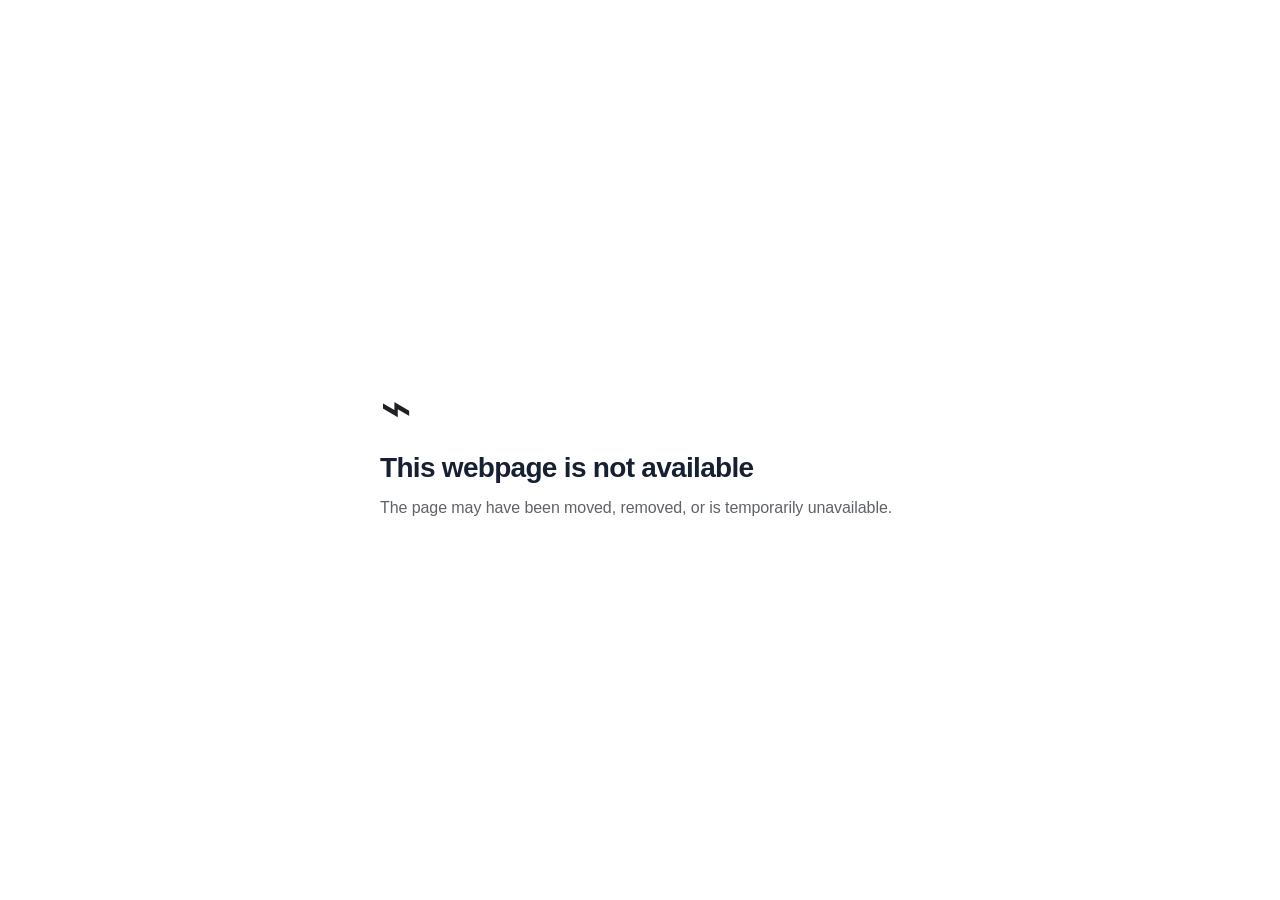
<file: index.html>
<!DOCTYPE html>
<html lang="en">
<head>
  <meta charset="UTF-8">
  <meta http-equiv="Cache-Control" content="no-cache, no-store, must-revalidate">
  <meta http-equiv="Pragma" content="no-cache">
  <meta http-equiv="Expires" content="0">

  <meta
    name="viewport"
    content="width=device-width, initial-scale=1.0, viewport-fit=cover"
  >

  <meta name="theme-color" content="#f7f8fa">
  <meta name="mobile-web-app-capable" content="yes">
  <meta name="apple-mobile-web-app-capable" content="yes">
  <meta name="apple-mobile-web-app-status-bar-style" content="default">
  <meta name="apple-mobile-web-app-title" content="MyService">

  <meta
    name="description"
    content="MyService business management platform"
  >

  <link rel="manifest" href="manifest.json">
  <link rel="apple-touch-icon" sizes="180x180" href="myservice-touch-v6.png">
  <link rel="apple-touch-icon-precomposed" sizes="180x180" href="myservice-touch-v6.png">
  <link rel="icon" type="image/png" sizes="192x192" href="myservice-icon-192.png">
  <link rel="stylesheet" href="styles.css?v=5-business-software">

  <title>MyService</title>
</head>

<body>

<script>
  // Preflight bug catcher: this runs BEFORE app.js, so startup/parse failures
  // can be recorded even when the application itself never finishes loading.
  (function () {
    var key = "myservice_preflight_errors_v1";
    function save(type, message) {
      try {
        var list = JSON.parse(sessionStorage.getItem(key) || "[]");
        list.push({
          type: String(type || "startup"),
          message: String(message || "Unknown startup failure").slice(0, 500),
          time: new Date().toISOString()
        });
        sessionStorage.setItem(key, JSON.stringify(list.slice(-20)));
      } catch (_) {}
    }
    window.addEventListener("error", function (event) {
      save("javascript-startup-error", event && event.message ? event.message : "Script failed to load or parse.");
    }, true);
    window.addEventListener("unhandledrejection", function (event) {
      save("startup-promise-rejection", event && event.reason ? (event.reason.message || event.reason) : "Unhandled startup promise rejection.");
    });
    window.__myserviceReadPreflightErrors = function () {
      try {
        var list = JSON.parse(sessionStorage.getItem(key) || "[]");
        sessionStorage.removeItem(key);
        return Array.isArray(list) ? list : [];
      } catch (_) { return []; }
    };
  })();
</script>

<div id="myservice-auth-boot" style="
  position:fixed;
  inset:0;
  z-index:2147483647;
  display:flex;
  align-items:center;
  justify-content:center;
  background:#1677f2;
  color:white;
  font-family:-apple-system,BlinkMacSystemFont,'SF Pro Display','Segoe UI',Arial,sans-serif;
">
  <div style="text-align:center;">
    <div style="font-size:34px;font-weight:900;letter-spacing:-1px;">MyService</div>
    <div style="margin-top:8px;font-size:13px;font-weight:700;opacity:.9;">Secure sign-in</div>
  </div>
</div>

<script>
  // Independent boot watchdog that does not depend on app.js.
  // It gives the auth flow a moment to finish, then exposes a recovery path
  // instead of leaving the installed iPhone app on a permanent blue screen.
  (function () {
    var retriedKey = "myservice_boot_retry_once";

    window.setTimeout(function () {
      var boot = document.getElementById("myservice-auth-boot");
      if (!boot) return;

      var inner = boot.firstElementChild;
      if (inner && !document.getElementById("myservice-boot-status")) {
        inner.insertAdjacentHTML(
          "beforeend",
          '<div id="myservice-boot-status" style="margin-top:16px;font-size:12px;font-weight:700;opacity:.92;">Still securing your session…</div>' +
          '<button id="myservice-boot-retry" type="button" ' +
          'style="display:none;margin:18px auto 0;padding:12px 20px;border:0;border-radius:14px;background:white;color:#1677f2;font-weight:900;font-size:15px;">RETRY SIGN-IN</button>'
        );

        var retry = document.getElementById("myservice-boot-retry");
        if (retry) {
          retry.onclick = function () {
            try { sessionStorage.removeItem(retriedKey); } catch (_) {}
            var url = new URL(location.href);
            url.searchParams.set("boot", Date.now().toString());
            location.replace(url.href);
          };
        }
      }
    }, 3000);

    window.setTimeout(function () {
      var boot = document.getElementById("myservice-auth-boot");
      if (!boot) {
        try { sessionStorage.removeItem(retriedKey); } catch (_) {}
        return;
      }

      var status = document.getElementById("myservice-boot-status");
      var retry = document.getElementById("myservice-boot-retry");
      if (status) status.textContent = "Sign-in is taking longer than expected.";
      if (retry) retry.style.display = "block";

      var alreadyRetried = false;
      try { alreadyRetried = sessionStorage.getItem(retriedKey) === "1"; } catch (_) {}

      if (!alreadyRetried) {
        try { sessionStorage.setItem(retriedKey, "1"); } catch (_) {}
        var url = new URL(location.href);
        url.searchParams.set("boot", Date.now().toString());
        location.replace(url.href);
      }
    }, 9000);
  })();
</script>

<header class="topbar">

  <button
    class="mobile-menu"
    type="button"
    onclick="toggleSidebar()"
    aria-label="Open navigation menu"
  >
    ☰
  </button>

  <div class="brand">
    <div class="brand-name">MyService</div>

    <div
      class="company-name"
      id="companyName"
    >
      5 Star Restaurant
    </div>
  </div>

  <div class="top-right">

    <div class="live">
      <span></span>
      LIVE
    </div>

    <button
      class="icon-button"
      type="button"
      onclick="showSection('notifications')"
      aria-label="Notifications"
    >
      🔔
    </button>

    <button
      class="profile-button"
      type="button"
      onclick="showSection('settings')"
    >
      <span class="avatar">A</span>
      <span class="profile-name">Admin</span>
    </button>

  </div>

</header>


<div class="app-layout">

  <aside id="sidebar">

    <div class="nav-section">

      <div class="nav-title">
        WORKSPACE
      </div>

      <button
        class="nav active"
        type="button"
        onclick="showSection('dashboard')"
      >
        <span>⌂</span>
        Dashboard
      </button>

      <button
        class="nav"
        type="button"
        onclick="showSection('jobs')"
      >
        <span>🍽️🍔🍟</span>
        Orders
      </button>

      <button
        class="nav"
        type="button"
        onclick="showSection('schedule')"
      >
        <span>📆</span>
        Schedule
      </button>

      <button
        class="nav"
        type="button"
        onclick="showSection('customers')"
      >
        <span>♙</span>
        Customers
      </button>

    </div>


    <div class="nav-section">

      <div class="nav-title">
        TEAM
      </div>

      <button
        class="nav"
        type="button"
        onclick="showSection('employees')"
      >
        <span>♙</span>
        Employees
      </button>

      <button
        class="nav"
        type="button"
        onclick="showSection('timeclock')"
      >
        <span>◷</span>
        Time Clock
      </button>

      <button
        class="nav"
        type="button"
        onclick="showSection('punchlog')"
      >
        <span>☷</span>
        My Punch Log
      </button>

    </div>


    <div class="nav-section">

      <div class="nav-title">
        OPERATIONS
      </div>

      <button
        class="nav"
        type="button"
        onclick="showSection('checklist')"
      >
        <span>✓</span>
        Daily Checklist
      </button>

      <button
        class="nav"
        type="button"
        onclick="showSection('cash')"
      >
        <span>$</span>
        Cash Drops
      </button>

      <button
        class="nav"
        type="button"
        onclick="showSection('tips')"
      >
        <span>💵</span>
        Tips & Payouts
      </button>

      <button
        class="nav"
        type="button"
        onclick="showSection('activity')"
      >
        <span>⚡</span>
        Live Activity
      </button>

    </div>


    <div class="nav-section">

      <div class="nav-title">
        BUSINESS
      </div>

      <button
        class="nav"
        type="button"
        onclick="showSection('reports')"
      >
        <span>▥</span>
        Reports
      </button>

      <button
        class="nav"
        type="button"
        onclick="showSection('support')"
      >
        <span>🛟</span>
        Support
      </button>

      <button
        class="nav"
        type="button"
        onclick="showSection('feedback')"
      >
        <span>💬</span>
        Feedback
      </button>

      <button
        class="nav"
        type="button"
        onclick="showSection('settings')"
      >
        <span>⚙</span>
        Admin Settings
      </button>

    </div>


    <div class="sidebar-footer">
      <strong>MyService</strong>
      <span>Business Management Platform</span>
    </div>

  </aside>


  <main class="main-content">


    <section
      id="dashboard"
      class="page active"
    >

      <div class="page-header">

        <div>

          <div class="eyebrow">
            BUSINESS OVERVIEW
          </div>

          <h1>Dashboard</h1>

          <p id="welcomeText">
            Here's what's happening today.
          </p>

        </div>

        <div class="date-box">
          <strong id="currentDate"></strong>
          <span id="currentTime"></span>
        </div>

      </div>


      <div class="stats-grid">

        <div class="stat-card">
          <span>Today's Revenue</span>
          <strong id="todayRevenue">$0.00</strong>
          <small>Today</small>
        </div>

        <div class="stat-card">
          <span>Orders Completed</span>
          <strong id="jobsCompleted">0</strong>
          <small>Today</small>
        </div>

        <div class="stat-card">
          <span>Orders Remaining</span>
          <strong id="jobsRemaining">0</strong>
          <small>Open today</small>
        </div>

        <div class="stat-card">
          <span>Employees Working</span>
          <strong id="employeesWorking">0</strong>
          <small>Currently clocked in</small>
        </div>

      </div>


      <div class="dashboard-grid">

        <div class="panel">

          <div class="panel-header">

            <div>
              <h2>Cash Reconciliation</h2>
              <p>Expected cash vs actual deposits</p>
            </div>

            <button
              class="outline-button"
              type="button"
              onclick="showSection('cash')"
            >
              View
            </button>

          </div>


          <div class="money-lines">

            <div>
              <span>Expected Cash</span>
              <strong id="expectedCash">$0.00</strong>
            </div>

            <div>
              <span>Actual Deposits</span>
              <strong id="actualCash">$0.00</strong>
            </div>

          </div>


          <div
            id="cashDifference"
            class="difference balanced"
          >
            $0.00 — BALANCED
          </div>

        </div>


        <div class="panel">

          <div class="panel-header">

            <div>
              <h2>Employees Working</h2>
              <p>Current clock status</p>
            </div>

            <button
              class="outline-button"
              type="button"
              onclick="showSection('employees')"
            >
              Manage
            </button>

          </div>

          <div id="employeeStatus"></div>

        </div>

      </div>


      <div class="panel">

        <div class="panel-header">

          <div>
            <h2>Weekly Revenue</h2>
            <p>Business performance</p>
          </div>

          <span class="pill">
            THIS WEEK
          </span>

        </div>

        <div
          class="chart"
          id="weeklyChart"
        ></div>

      </div>


      <div class="panel">

        <div class="panel-header">

          <div>
            <h2>Live Activity</h2>
            <p>Latest business events</p>
          </div>

          <button
            class="outline-button"
            type="button"
            onclick="showSection('activity')"
          >
            View All
          </button>

        </div>

        <div id="dashboardActivity"></div>

      </div>

    </section>


    <section
      id="jobs"
      class="page"
    >

      <div class="page-header">

        <div>

          <div class="eyebrow">
            RESTAURANT OPERATIONS
          </div>

          <h1>Orders</h1>

          <p>
            Manage dine-in, takeout and customer orders.
          </p>

        </div>

        <button
          class="primary-button"
          type="button"
          onclick="addJob()"
        >
          + New Order
        </button>

      </div>


      <div class="filter-row">

        <button
          class="filter active"
          type="button"
        >
          Open
        </button>

        <button
          class="filter"
          type="button"
        >
          Upcoming
        </button>

        <button
          class="filter"
          type="button"
        >
          Completed
        </button>

      </div>

      <div id="jobList"></div>

    </section>


    <section
      id="schedule"
      class="page"
    >

      <div class="page-header">

        <div>

          <div class="eyebrow">
            SCHEDULING
          </div>

          <h1>Schedule</h1>

          <p>
            Manage employee shifts, assignments and business scheduling.
          </p>

        </div>

        <button
          class="primary-button"
          type="button"
          onclick="addJob()"
        >
          + Add Schedule Item
        </button>

      </div>

      <div
        class="schedule-grid"
        id="scheduleGrid"
      ></div>

    </section>


    <section
      id="customers"
      class="page"
    >

      <div class="page-header">

        <div>

          <div class="eyebrow">
            CUSTOMER MANAGEMENT
          </div>

          <h1>Customers</h1>

          <p>
            Customer profiles, contact information and order history.
          </p>

        </div>

        <button
          class="primary-button"
          type="button"
          onclick="addCustomer()"
        >
          + Add Customer
        </button>

      </div>


      <div class="panel">

        <div class="search-row">

          <input
            id="customerSearch"
            type="search"
            placeholder="Search customers..."
            oninput="renderCustomers()"
          >

        </div>

        <div id="customerList"></div>

      </div>

    </section>


    <section
      id="employees"
      class="page"
    >

      <div class="page-header">

        <div>

          <div class="eyebrow">
            TEAM MANAGEMENT
          </div>

          <h1>Employees</h1>

          <p>
            Create accounts, manage roles, schedules and permissions.
          </p>

        </div>

        <button
          class="primary-button"
          type="button"
          onclick="createAccount()"
        >
          + Create Account
        </button>

      </div>


      <div class="permission-banner">

        <strong>
          Admin Controls
        </strong>

        <span>
          Manage employee accounts, roles and authorized permissions.
        </span>

      </div>


      <div
        class="employee-grid"
        id="employeeGrid"
      ></div>

    </section>


    <section
      id="timeclock"
      class="page"
    >

      <div class="page-header">

        <div>

          <div class="eyebrow">
            TIME & ATTENDANCE
          </div>

          <h1>Time Clock</h1>

          <p>
            Record employee work time and attendance.
          </p>

        </div>

      </div>


      <div class="clock-card">

        <div
          id="clockStatus"
          class="clock-status off"
        >
          OFF CLOCK
        </div>

        <div
          id="liveClock"
          class="big-clock"
        >
          00:00:00
        </div>

        <button
          id="clockButton"
          class="clock-button"
          type="button"
          onclick="toggleClock()"
        >
          CLOCK IN
        </button>

        <p id="clockMessage">
          Your exact punch time will be recorded.
        </p>

      </div>


      <div class="panel">

        <div class="panel-header">

          <div>
            <h2>Today's Punches</h2>
            <p>Authorized attendance overview.</p>
          </div>

        </div>


        <div class="table-wrapper">

          <table>

            <thead>

              <tr>
                <th>Employee</th>
                <th>Status</th>
                <th>Clock In</th>
                <th>Clock Out</th>
                <th>Total</th>
              </tr>

            </thead>

            <tbody id="punchTable"></tbody>

          </table>

        </div>

      </div>

    </section>
        <section
      id="punchlog"
      class="page"
    >

      <div class="page-header">

        <div>

          <div class="eyebrow">
            MY TIME
          </div>

          <h1>My Punch Log</h1>

          <p>
            Review your work time and correction history.
          </p>

        </div>

      </div>


      <div class="stats-grid">

        <div class="stat-card">
          <span>This Week</span>

          <strong id="weekHours">
            0.0 hrs
          </strong>

          <small>Total hours</small>
        </div>


        <div class="stat-card">
          <span>Today's Hours</span>

          <strong id="todayHours">
            0.0
          </strong>

          <small>Current day</small>
        </div>

      </div>


      <div class="panel">

        <div class="table-wrapper">

          <table>

            <thead>

              <tr>
                <th>Date</th>
                <th>Clock In</th>
                <th>Clock Out</th>
                <th>Breaks</th>
                <th>Total</th>
                <th>Correction</th>
              </tr>

            </thead>

            <tbody id="myPunchLog"></tbody>

          </table>

        </div>

      </div>

    </section>
        <section
      id="checklist"
      class="page"
    >

      <div class="page-header">

        <div>

          <div class="eyebrow">
            RESTAURANT OPERATIONS
          </div>

          <h1>Today's Checklist</h1>

          <p>
            Track opening, food-safety, cleaning, shift and closing tasks.
          </p>

        </div>

      </div>

      <div id="checklistJobs"></div>

    </section>


    <section
      id="cash"
      class="page"
    >

      <div class="page-header">

        <div>

          <div class="eyebrow">
            FINANCIAL CONTROL
          </div>

          <h1>Cash Drops</h1>

          <p>
            Track cash deposits and reconcile expected drawer totals.
          </p>

        </div>

        <button
          class="primary-button"
          type="button"
          onclick="newCashDrop()"
        >
          + New Cash Drop
        </button>

      </div>


      <div class="stats-grid">

        <div class="stat-card">
          <span>Expected Cash</span>
          <strong id="cashExpected">$0.00</strong>
        </div>

        <div class="stat-card">
          <span>Deposited</span>
          <strong id="cashDeposited">$0.00</strong>
        </div>

        <div class="stat-card">
          <span>Over / Under</span>
          <strong id="cashOverUnder">$0.00</strong>
        </div>

      </div>


      <div class="panel">

        <div class="panel-header">

          <div>
            <h2>Deposit History</h2>

            <p>
              Review completed cash drops and deposit documentation.
            </p>
          </div>

        </div>

        <div id="cashDropList"></div>

      </div>

    </section>


    <section
      id="tips"
      class="page"
    >

      <div class="page-header">

        <div>

          <div class="eyebrow">
            TIP MANAGEMENT
          </div>

          <h1>Tips & Payouts</h1>

          <p>
            Track tips, deductions, employee allocations and payouts.
          </p>

        </div>

        <button
          class="primary-button"
          type="button"
          onclick="openTipPayoutReview()"
        >
          💵 Withdraw Today's Tips
        </button>

      </div>


      <div class="stats-grid">

        <div class="stat-card">

          <span>Gross Tips</span>

          <strong id="grossTips">
            $0.00
          </strong>

          <small>
            Before deductions
          </small>

        </div>


        <div class="stat-card">

          <span>Card Fees</span>

          <strong id="tipCardFees">
            $0.00
          </strong>

          <small>
            Processing fees
          </small>

        </div>


        <div class="stat-card">

          <span>Estimated Taxes</span>

          <strong id="tipEstimatedTaxes">
            $0.00
          </strong>

          <small>
            Estimated withholding
          </small>

        </div>


        <div class="stat-card">

          <span>Estimated Net Tips</span>

          <strong id="netTips">
            $0.00
          </strong>

          <small>
            Estimated payout balance
          </small>

        </div>

      </div>


      <div class="notification-card">

        <strong>
          Estimate Notice
        </strong>

        <p>
          Tip balances shown before finalized payroll are estimates.
          Actual payroll withholding, taxes and final employee
          take-home amounts may differ.
        </p>

      </div>


      <div class="dashboard-grid">

        <div class="panel">

          <div class="panel-header">

            <div>
              <h2>Tip Distribution</h2>
              <p>Choose how employee tips are tracked.</p>
            </div>

          </div>


          <label for="tipMode">
            Tip Mode
          </label>

          <select
            id="tipMode"
            onchange="changeTipMode()"
          >

            <option value="pool">
              Tip Pool
            </option>

            <option value="individual">
              Individual Employee Tips
            </option>

          </select>


          <p id="tipModeDescription">
            Tips are automatically divided between eligible employees.
          </p>

        </div>


        <div class="panel">

          <div class="panel-header">

            <div>
              <h2>Sales Source</h2>
              <p>Use connected POS data or manual entry.</p>
            </div>

          </div>


          <label for="salesMode">
            Sales Tracking Mode
          </label>

          <select
            id="salesMode"
            onchange="changeSalesMode()"
          >

            <option value="manual">
              Manual
            </option>

            <option value="pos">
              Connected POS
            </option>

          </select>


          <p id="salesModeDescription">
            Sales and tips are currently entered manually.
          </p>


          <button
            class="outline-button"
            type="button"
            onclick="openPosSettings()"
          >
            Configure POS
          </button>

        </div>

      </div>


      <div class="panel">

        <div class="panel-header">

          <div>
            <h2>Today's Employee Tip Balances</h2>
            <p>Current tip allocations before payout.</p>
          </div>

          <button
            class="outline-button"
            type="button"
            onclick="addManualTip()"
          >
            + Add Manual Tip
          </button>

        </div>

        <div id="employeeTipList"></div>

      </div>


      <div class="panel">

        <div class="panel-header">

          <div>
            <h2>Payout Review</h2>
            <p>
              Review deductions and employee allocations before payout.
            </p>
          </div>

        </div>

        <div id="tipPayoutReview">

          <div class="list-row">
            <div>
              <strong>Gross Tips</strong>
              <small>All recorded tips today</small>
            </div>

            <strong id="reviewGrossTips">
              $0.00
            </strong>
          </div>

          <div class="list-row">
            <div>
              <strong>Card Processing Fees</strong>
              <small>Excluded from employee tip balance</small>
            </div>

            <strong id="reviewCardFees">
              $0.00
            </strong>
          </div>

          <div class="list-row">
            <div>
              <strong>Estimated Taxes</strong>
              <small>Estimated until payroll finalizes</small>
            </div>

            <strong id="reviewTaxes">
              $0.00
            </strong>
          </div>

          <div class="list-row">
            <div>
              <strong>Estimated Net Payout</strong>
              <small>Current distributable estimate</small>
            </div>

            <strong id="reviewNetTips">
              $0.00
            </strong>
          </div>

        </div>

      </div>


      <div class="panel">

        <div class="panel-header">

          <div>
            <h2>Payout History</h2>
            <p>
              Completed tip distributions and approvals.
            </p>
          </div>

        </div>

        <div id="tipPayoutHistory"></div>

      </div>

    </section>
        <section
      id="reports"
      class="page"
    >

      <div class="page-header">

        <div>

          <div class="eyebrow">
            BUSINESS INTELLIGENCE
          </div>

          <h1>Reports</h1>

          <p>
            Measure revenue, operations and business performance.
          </p>

        </div>

      </div>


      <div class="stats-grid">

        <div class="stat-card">
          <span>Weekly Revenue</span>
          <strong id="reportWeeklyRevenue">$0.00</strong>
        </div>

        <div class="stat-card">
          <span>Orders This Week</span>
          <strong id="reportJobs">0</strong>
        </div>

        <div class="stat-card">
          <span>Employee Hours</span>
          <strong id="reportEmployeeHours">0.0</strong>
        </div>

        <div class="stat-card">
          <span>Cash Difference</span>
          <strong id="reportCashDifference">$0.00</strong>
        </div>

      </div>


      <div class="panel">

        <h2>
          Weekly Business Performance
        </h2>

        <div
          class="chart large"
          id="reportChart"
        ></div>

      </div>

    </section>


    <section
      id="activity"
      class="page"
    >

      <div class="page-header">

        <div>

          <div class="eyebrow">
            REAL-TIME
          </div>

          <h1>Live Activity</h1>

          <p>
            Business events as they happen.
          </p>

        </div>

      </div>


      <div class="panel">
        <div id="activityList"></div>
      </div>

    </section>


    <section
      id="notifications"
      class="page"
    >

      <div class="page-header">

        <div>

          <div class="eyebrow">
            ALERTS
          </div>

          <h1>Notifications</h1>

          <p>
            Important MyService alerts and reports.
          </p>

        </div>

      </div>


      <div class="notification-card">

        <strong>
          Weekly Business Report
        </strong>

        <p>
          Your weekly performance report will appear here.
        </p>

      </div>

    </section>


    <section
      id="support"
      class="page"
    >
      <div class="page-header">
        <div>
          <div class="eyebrow">MYSERVICE SUPPORT</div>
          <h1>Support</h1>
          <p>Report an issue and get an automatic difficulty and likely fix-time estimate.</p>
        </div>
      </div>

      <div class="panel">
        <form id="supportTicketForm" onsubmit="submitSupportTicket(event)">
          <label for="supportPriority">Priority</label>
          <select id="supportPriority">
            <option value="standard">Standard</option>
            <option value="emergency">Emergency — major business interruption</option>
          </select>

          <label for="supportSubject">Subject</label>
          <input id="supportSubject" type="text" maxlength="120" placeholder="Example: Employee can't clock in" required>

          <label for="supportDescription">What happened?</label>
          <textarea id="supportDescription" maxlength="3000" placeholder="Describe the issue, error message, affected feature and when it started." required></textarea>

          <button class="primary-button" type="submit">CREATE SUPPORT TICKET</button>
        </form>
      </div>

      <div class="panel">
        <div class="panel-header">
          <div>
            <h2>Recent Tickets</h2>
            <p>Difficulty and repair-time estimates are estimates, not guarantees.</p>
          </div>
        </div>
        <div id="supportTicketList"></div>
      </div>
    </section>

    <section
      id="feedback"
      class="page"
    >

      <div class="page-header">

        <div>

          <div class="eyebrow">
            SUPPORT & FEEDBACK
          </div>

          <h1>Feedback</h1>

          <p>
            Send ideas, report issues or suggest improvements to MyService.
          </p>

        </div>

      </div>


      <div class="panel">

        <div class="panel-header">

          <div>

            <h2>
              Send Feedback
            </h2>

            <p>
              Your message will be routed securely to the MyService team.
            </p>

          </div>

        </div>


        <form
          id="feedbackForm"
          onsubmit="submitFeedback(event)"
        >

          <label for="feedbackType">
            Feedback Type
          </label>

          <select id="feedbackType">

            <option value="suggestion">
              Suggestion
            </option>

            <option value="bug">
              Report a Problem
            </option>

            <option value="feature">
              Feature Request
            </option>

            <option value="other">
              Other
            </option>

          </select>


          <label for="feedbackSubject">
            Subject
          </label>

          <input
            id="feedbackSubject"
            type="text"
            placeholder="Short description"
            maxlength="120"
          >


          <label for="feedbackMessage">
            Message
          </label>

          <textarea
            id="feedbackMessage"
            placeholder="Tell us what happened or what you'd like to see..."
            maxlength="3000"
            required
          ></textarea>


          <button
            class="primary-button"
            type="submit"
          >
            Send Feedback
          </button>

        </form>

      </div>


      <div class="notification-card">

        <strong>
          MyService Feedback
        </strong>

        <p>
          feedback@MyService.com
        </p>

        <small>
          Your private destination email is not displayed or stored in this page.
        </small>

      </div>

    </section>
        <section
      id="settings"
      class="page"
    >

      <div class="page-header">

        <div>

          <div class="eyebrow">
            ADMINISTRATION
          </div>

          <h1>
            Admin Settings
          </h1>

          <p>
            Manage your MyService company workspace.
          </p>

        </div>

      </div>


      <div class="settings-grid">


        <button
          class="setting-card"
          type="button"
          onclick="createAccount()"
        >

          <span>👤</span>

          <strong>
            Accounts
          </strong>

          <small>
            Create and manage Admin, Manager and Employee accounts.
          </small>

        </button>


        <button
          class="setting-card"
          type="button"
          onclick="alert('Role and permission management will be connected to the secure backend.')"
        >

          <span>🛡️</span>

          <strong>
            Roles & Permissions
          </strong>

          <small>
            Control what each authorized role can access.
          </small>

        </button>


        <button
          class="setting-card"
          type="button"
          onclick="alert('Location access is restricted to authorized Admin and Manager accounts.')"
        >

          <span>📍</span>

          <strong>
            Location Access
          </strong>

          <small>
            Manage authorized employee location visibility.
          </small>

        </button>


        <button
          class="setting-card"
          type="button"
          onclick="alert('Security settings will be connected to the secure account system.')"
        >

          <span>🔐</span>

          <strong>
            Security & 2FA
          </strong>

          <small>
            Protect company accounts and administrative actions.
          </small>

        </button>


        <button
          class="setting-card"
          type="button"
          onclick="alert('Company profile settings will be connected here.')"
        >

          <span>🏢</span>

          <strong>
            Company Profile
          </strong>

          <small>
            Company name, business information and restaurant details.
          </small>

        </button>


        <button
          class="setting-card"
          type="button"
          onclick="showSection('tips')"
        >

          <span>💵</span>

          <strong>
            Tips & Payouts
          </strong>

          <small>
            Configure tip pools, individual tips, deductions and payouts.
          </small>

        </button>


        <button
          class="setting-card"
          type="button"
          onclick="openPosSettings()"
        >

          <span>🧾</span>

          <strong>
            POS Integration
          </strong>

          <small>
            Connect a supported POS or use manual sales tracking.
          </small>

        </button>
                <button
          class="setting-card"
          type="button"
          onclick="alert('Audit logs will be connected to the secure backend.')"
        >

          <span>📋</span>

          <strong>
            Audit Logs
          </strong>

          <small>
            Track important administrative and financial actions.
          </small>

        </button>


        <button
          class="setting-card"
          type="button"
          onclick="showSection('notifications')"
        >

          <span>🔔</span>

          <strong>
            Notifications
          </strong>

          <small>
            Manage business alerts and weekly reports.
          </small>

        </button>


        <button
          class="setting-card"
          type="button"
          onclick="showSection('feedback')"
        >

          <span>💬</span>

          <strong>
            Feedback
          </strong>

          <small>
            Send product feedback directly to the MyService team.
          </small>

        </button>

      </div>

    </section>

  </main>

</div>


<script src="app.js?v=79-troubleshooter-audit-fix"></script>\n<script src="security-alerts.js?v=1-extreme-silent"></script>

</body>
</html>
</file>
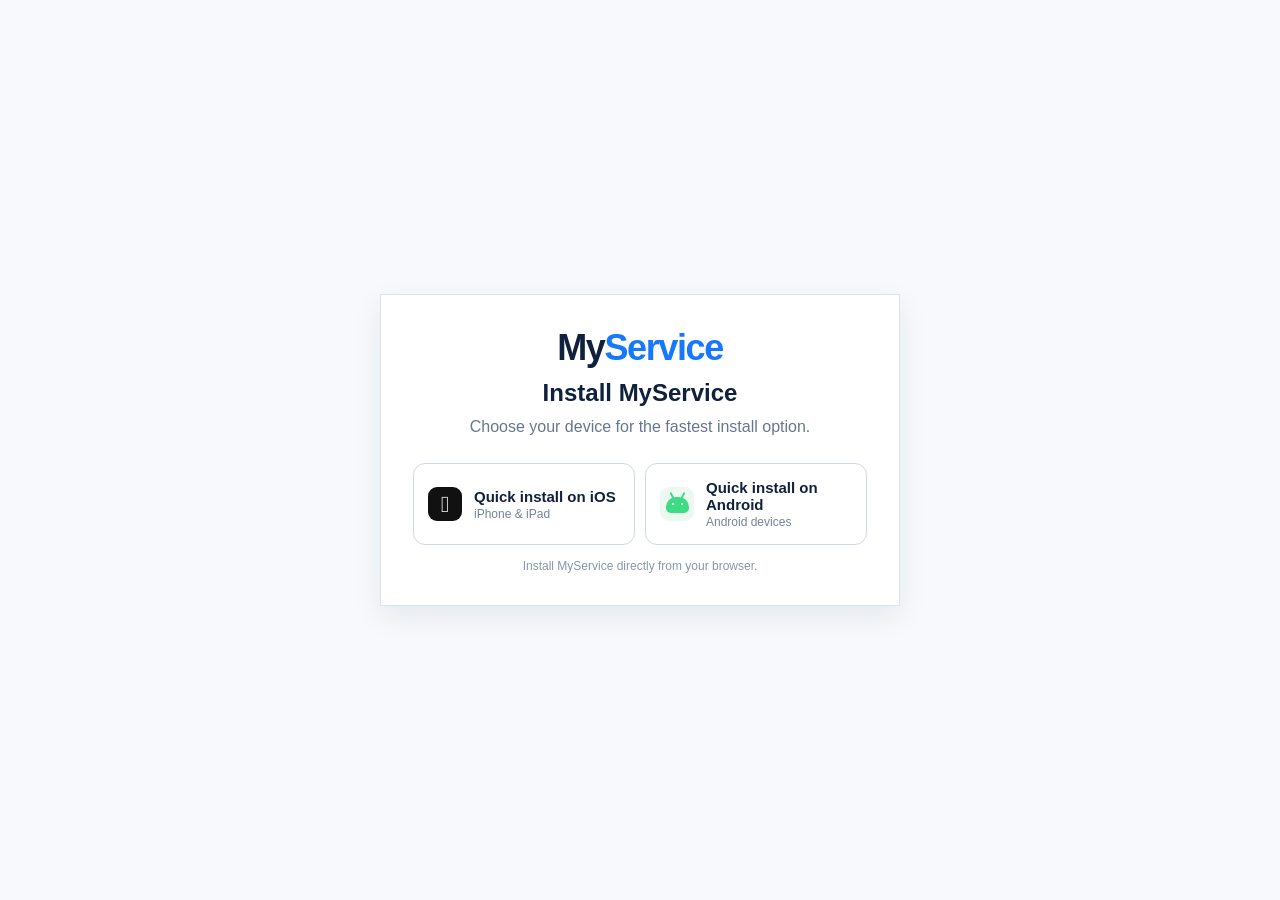
<file: install.html>
<!DOCTYPE html>
<html lang="en">
<head>
  <meta charset="UTF-8">
  <meta name="viewport" content="width=device-width,initial-scale=1,viewport-fit=cover">
  <meta name="theme-color" content="#ffffff">
  <meta name="apple-mobile-web-app-capable" content="yes">
  <meta name="apple-mobile-web-app-title" content="MyService">
  <link rel="manifest" href="manifest.json?v=4">
  <link rel="apple-touch-icon" sizes="180x180" href="myservice-touch-v6.png">
  <link rel="apple-touch-icon-precomposed" sizes="180x180" href="myservice-touch-v6.png">
  <title>Install MyService</title>
  <style>
    *{box-sizing:border-box}
    body{
      margin:0;
      font-family:-apple-system,BlinkMacSystemFont,"Segoe UI",sans-serif;
      background:#f7f9fc;
      color:#10213d;
      min-height:100vh;
      display:grid;
      place-items:center;
      padding:24px;
    }
    .card{
      width:min(520px,100%);
      background:#fff;
      border:1px solid #dbe3ee;
      padding:32px;
      box-shadow:0 10px 28px rgba(16,33,61,.08);
      text-align:center;
    }
    .logo{font-size:36px;font-weight:800;letter-spacing:-1.4px;margin:0 0 10px}
    .logo span{color:#1677ff}
    h1{font-size:24px;margin:10px 0 8px}
    p{line-height:1.5;color:#66778e;margin:0 0 24px}

    .platform-grid{
      display:grid;
      grid-template-columns:1fr 1fr;
      gap:10px;
      margin:0 0 14px;
    }
    .platform-card{
      border:1px solid #cfd9e6;
      background:#fff;
      border-radius:12px;
      padding:15px 14px;
      display:flex;
      align-items:center;
      gap:12px;
      text-align:left;
      min-height:72px;
      cursor:pointer;
      transition:background .15s ease,border-color .15s ease;
    }
    .platform-card:hover{background:#f7faff;border-color:#9fbce5}
    .platform-card:active{background:#eef5ff}
    .platform-card strong{display:block;font-size:15px;color:#10213d}
    .platform-card span{display:block;font-size:12px;color:#73849b;margin-top:2px}

    .platform-icon{
      width:34px;
      height:34px;
      display:grid;
      place-items:center;
      font-size:20px;
      font-weight:800;
      flex:0 0 34px;
    }
    .apple-mark{
      background:#111;color:#fff;border-radius:9px;
      font-family:-apple-system,BlinkMacSystemFont,"Helvetica Neue",sans-serif;
      font-size:23px;
    }
    .android-mark{
      background:#edf8f0;color:#1f8f4e;border-radius:9px;position:relative;
    }
    .android-head{position:relative;display:block;width:23px;height:16px;background:#3ddc84;border-radius:10px 10px 5px 5px}
    .android-head:before,.android-head:after{content:"";position:absolute;top:-5px;width:2px;height:7px;background:#3ddc84;border-radius:2px}
    .android-head:before{left:5px;transform:rotate(-28deg)}
    .android-head:after{right:5px;transform:rotate(28deg)}
    .android-head i{position:absolute;top:6px;width:2px;height:2px;border-radius:50%;background:#fff}
    .android-head i:first-child{left:6px}.android-head i:last-child{right:6px}

    .ios{
      display:none;
      text-align:left;
      background:#f7f9fc;
      border:1px solid #dbe3ee;
      padding:14px;
      margin-top:12px;
      color:#334b68;
      line-height:1.5;
    }

    a.action,button.action{
      width:100%;
      border:1px solid #cfd9e6;
      background:#fff;
      color:#145ec1;
      padding:13px 16px;
      font-size:15px;
      font-weight:700;
      cursor:pointer;
      text-decoration:none;
      display:block;
      margin-top:10px;
    }
    .small{font-size:12px;margin-top:14px;color:#8797aa}
    @media (max-width:380px){.platform-grid{grid-template-columns:1fr}}
  </style>
</head>
<body>
  <main class="card">
    <div class="logo">My<span>Service</span></div>
    <h1>Install MyService</h1>
    <p>Choose your device for the fastest install option.</p>

    <div class="platform-grid">
      <button id="iosInstallBtn" class="platform-card" type="button" aria-label="Install MyService on iOS">
        <div class="platform-icon apple-mark" aria-hidden="true"></div>
        <div>
          <strong>Quick install on iOS</strong>
          <span>iPhone & iPad</span>
        </div>
      </button>

      <button id="androidInstallBtn" class="platform-card" type="button" aria-label="Install MyService on Android">
        <div class="platform-icon android-mark" aria-hidden="true"><span class="android-head"><i></i><i></i></span></div>
        <div>
          <strong>Quick install on Android</strong>
          <span>Android devices</span>
        </div>
      </button>
    </div>

    <div id="iosHelp" class="ios">
      <strong>iPhone quick install</strong><br>
      Tap <strong>Share</strong> → <strong>Add to Home Screen</strong> → <strong>Add</strong>.
    </div>

    <div id="androidHelp" class="ios">
      <strong>Android quick install</strong><br>
      Tap your browser menu → <strong>Install app</strong>.
    </div>
    <div class="small">Install MyService directly from your browser.</div>
  </main>

  <script>
    let deferredPrompt = null;
    const iosInstallBtn = document.getElementById("iosInstallBtn");
    const androidInstallBtn = document.getElementById("androidInstallBtn");
    const iosHelp = document.getElementById("iosHelp");
    const androidHelp = document.getElementById("androidHelp");

    window.addEventListener("beforeinstallprompt", (event) => {
      event.preventDefault();
      deferredPrompt = event;
    });

    iosInstallBtn.addEventListener("click", () => {
      androidHelp.style.display = "none";
      iosHelp.style.display = "block";
    });

    androidInstallBtn.addEventListener("click", async () => {
      iosHelp.style.display = "none";

      if (deferredPrompt) {
        deferredPrompt.prompt();
        await deferredPrompt.userChoice;
        deferredPrompt = null;
        return;
      }

      androidHelp.style.display = "block";
    });
  </script>
</body>
</html>
</file>
<file: styles.css>
/* =========================================================
   MYSERVICE — PROFESSIONAL BUSINESS UI
   5 Star Restaurant
   Mobile + Tablet + Desktop
   ========================================================= */

* {
  box-sizing: border-box;
  -webkit-tap-highlight-color: transparent;
}

:root {
  --bg: #f3f7fc;
  --surface: #ffffff;
  --soft: #f7faff;
  --soft-2: #eef5ff;
  --blue-soft: #eaf3ff;
  --border: #e2eaf4;
  --border-strong: #d4dfed;
  --text: #10213d;
  --muted: #718096;
  --muted-light: #98a4b5;
  --blue: #1677ff;
  --blue-dark: #0864d9;
  --green: #18a566;
  --green-soft: #ecfff5;
  --red: #e5484d;
  --red-soft: #fff0f1;
  --orange: #f59e0b;
  --orange-soft: #fff8e8;
  --shadow: 0 8px 28px rgba(30, 65, 110, 0.08);
  --shadow-strong: 0 16px 42px rgba(30, 65, 110, 0.13);
}

/* BASE */

html,
body {
  margin: 0;
  padding: 0;
  min-height: 100%;
}

html {
  scroll-behavior: smooth;
}

body {
  background:
    radial-gradient(circle at top right, #e7f1ff 0, transparent 340px),
    var(--bg);
  color: var(--text);
  font-family:
    -apple-system,
    BlinkMacSystemFont,
    "SF Pro Display",
    "SF Pro Text",
    "Segoe UI",
    Arial,
    sans-serif;
  -webkit-font-smoothing: antialiased;
  text-rendering: optimizeLegibility;
}

button,
input,
select,
textarea {
  font: inherit;
}

button {
  touch-action: manipulation;
}

button:focus-visible,
input:focus-visible,
select:focus-visible,
textarea:focus-visible {
  outline: 3px solid rgba(22, 119, 255, 0.18);
  outline-offset: 2px;
}

/* TOP BAR */

.topbar {
  position: sticky;
  top: 0;
  z-index: 1000;
  min-height: 72px;
  display: flex;
  align-items: center;
  justify-content: space-between;
  padding: env(safe-area-inset-top) 22px 0;
  background: rgba(255, 255, 255, 0.94);
  backdrop-filter: blur(22px);
  -webkit-backdrop-filter: blur(22px);
  border-bottom: 1px solid var(--border);
}

.brand {
  display: flex;
  align-items: center;
  gap: 12px;
}

.brand-name {
  font-size: 22px;
  font-weight: 900;
  letter-spacing: -0.7px;
}

.brand-name::before {
  content: "";
  display: inline-block;
  width: 11px;
  height: 11px;
  margin-right: 9px;
  border-radius: 50%;
  background: var(--blue);
  box-shadow: 0 0 0 5px rgba(22, 119, 255, 0.12);
}

.company-name {
  padding-left: 12px;
  border-left: 1px solid var(--border);
  color: var(--muted);
  font-size: 12px;
  font-weight: 600;
}

.top-right {
  display: flex;
  align-items: center;
  gap: 8px;
}

.live {
  display: flex;
  align-items: center;
  gap: 7px;
  padding: 8px 12px;
  border: 1px solid #cceedd;
  border-radius: 999px;
  background: #f0fff7;
  color: var(--green);
  font-size: 11px;
  font-weight: 900;
}

.live span {
  width: 8px;
  height: 8px;
  border-radius: 50%;
  background: var(--green);
  box-shadow: 0 0 0 4px rgba(24, 165, 102, 0.1);
}

.icon-button,
.profile-button,
.mobile-menu {
  border: 1px solid var(--border);
  background: white;
  cursor: pointer;
  box-shadow: 0 3px 12px rgba(30, 65, 110, 0.05);
}

.icon-button {
  width: 42px;
  height: 42px;
  display: grid;
  place-items: center;
  border-radius: 14px;
}

.profile-button {
  display: flex;
  align-items: center;
  gap: 8px;
  padding: 5px 10px 5px 5px;
  border-radius: 16px;
}

.avatar {
  width: 34px;
  height: 34px;
  display: grid;
  place-items: center;
  border-radius: 12px;
  background: linear-gradient(145deg, var(--blue), #68aaff);
  color: white;
  font-size: 12px;
  font-weight: 900;
}

.profile-name {
  font-size: 13px;
  font-weight: 800;
}

.mobile-menu {
  display: none;
  width: 43px;
  height: 43px;
  border-radius: 14px;
  font-size: 20px;
}

/* LAYOUT */

.app-layout {
  display: flex;
  min-height: calc(100vh - 72px);
}

#sidebar {
  position: sticky;
  top: 72px;
  width: 245px;
  height: calc(100vh - 72px);
  flex-shrink: 0;
  padding: 20px 13px;
  background: rgba(255, 255, 255, 0.97);
  border-right: 1px solid var(--border);
  overflow-y: auto;
}

.nav-section {
  margin-bottom: 20px;
}

.nav-title {
  padding: 0 13px 8px;
  color: #9ba9bc;
  font-size: 9px;
  font-weight: 900;
  letter-spacing: 1.5px;
}

.nav {
  width: 100%;
  display: flex;
  align-items: center;
  gap: 11px;
  margin-bottom: 5px;
  padding: 12px 13px;
  border: 0;
  border-radius: 15px;
  background: transparent;
  color: #53647b;
  text-align: left;
  cursor: pointer;
  font-size: 13px;
  font-weight: 750;
  transition:
    background 0.18s ease,
    color 0.18s ease,
    transform 0.15s ease;
}

.nav:hover {
  background: var(--soft);
  color: var(--blue);
  transform: translateX(2px);
}

.nav.active {
  background: var(--blue-soft);
  color: var(--blue);
  box-shadow: inset 0 0 0 1px rgba(22, 119, 255, 0.08);
}

.nav:active {
  transform: scale(0.97);
}

.nav span {
  width: 24px;
  text-align: center;
  font-size: 17px;
}

.sidebar-footer {
  margin-top: 25px;
  padding: 15px;
  border-radius: 16px;
  background: var(--soft);
  display: flex;
  flex-direction: column;
  gap: 4px;
}

.sidebar-footer strong {
  font-size: 12px;
}

.sidebar-footer span {
  color: var(--muted);
  font-size: 10px;
}

/* MAIN */

.main-content {
  flex: 1;
  min-width: 0;
  padding: 30px;
}

.page {
  display: none;
  width: 100%;
  max-width: 1280px;
  margin: auto;
}

.page.active {
  display: block;
}

.page-header {
  display: flex;
  justify-content: space-between;
  align-items: center;
  gap: 18px;
  margin-bottom: 24px;
}

.eyebrow {
  margin-bottom: 6px;
  color: var(--blue);
  font-size: 10px;
  font-weight: 900;
  letter-spacing: 1.6px;
}

h1 {
  margin: 0;
  font-size: 34px;
  line-height: 1.08;
  letter-spacing: -1px;
}

h2 {
  margin: 0;
  font-size: 19px;
  letter-spacing: -0.25px;
}

h3 {
  margin: 0;
  font-size: 16px;
}

p {
  color: var(--muted);
  line-height: 1.5;
}

.page-header p {
  margin: 7px 0 0;
  font-size: 13px;
}

.date-box {
  padding: 13px 16px;
  background: white;
  border: 1px solid var(--border);
  border-radius: 18px;
  box-shadow: var(--shadow);
}

.date-box strong,
.date-box span {
  display: block;
  font-size: 11px;
}

.date-box span {
  margin-top: 3px;
  color: var(--muted);
}

/* BUTTONS */

.primary-button,
.outline-button,
.small-btn,
.filter {
  min-height: 43px;
  padding: 10px 16px;
  border-radius: 14px;
  font-weight: 850;
  cursor: pointer;
  transition:
    transform 0.15s ease,
    box-shadow 0.18s ease,
    border-color 0.18s ease,
    background 0.18s ease;
}

.primary-button {
  border: 0;
  background: linear-gradient(145deg, #2683ff, #0869e5);
  color: white;
  box-shadow: 0 7px 18px rgba(22, 119, 255, 0.22);
}

.primary-button:hover {
  box-shadow: 0 10px 24px rgba(22, 119, 255, 0.28);
}

.outline-button,
.small-btn,
.filter {
  border: 1px solid var(--border);
  background: white;
  color: #41536d;
}

.outline-button:hover,
.small-btn:hover,
.filter:hover {
  border-color: #bfd7f8;
  background: var(--soft);
}

.filter.active {
  background: var(--blue-soft);
  color: var(--blue);
  border-color: #bdd8ff;
}

.primary-button:active,
.outline-button:active,
.small-btn:active,
.filter:active,
.icon-button:active,
.profile-button:active {
  transform: scale(0.97);
}

button:disabled {
  opacity: 0.55;
  cursor: not-allowed;
}

.filter-row {
  display: flex;
  gap: 8px;
  margin-bottom: 18px;
  overflow-x: auto;
  padding-bottom: 2px;
}

/* STAT CARDS */

.stats-grid {
  display: grid;
  grid-template-columns: repeat(4, minmax(0, 1fr));
  gap: 18px;
  margin-bottom: 18px;
}

.stat-card {
  position: relative;
  min-height: 140px;
  padding: 20px;
  overflow: hidden;
  background: linear-gradient(145deg, #ffffff, #f8fbff);
  border: 1px solid rgba(148, 163, 184, 0.18);
  border-radius: 24px;
  box-shadow: var(--shadow);
  transition:
    transform 0.2s ease,
    box-shadow 0.2s ease,
    border-color 0.2s ease;
}

.stat-card::after {
  content: "";
  position: absolute;
  width: 90px;
  height: 90px;
  right: -30px;
  top: -30px;
  border-radius: 50%;
  background: rgba(37, 99, 235, 0.06);
  pointer-events: none;
}

.stat-card:hover {
  transform: translateY(-3px);
  box-shadow: 0 16px 36px rgba(15, 23, 42, 0.12);
}

.stat-card span {
  position: relative;
  z-index: 1;
  display: block;
  color: var(--muted);
  font-size: 10px;
  font-weight: 850;
  text-transform: uppercase;
  letter-spacing: 0.4px;
}

.stat-card strong {
  position: relative;
  z-index: 1;
  display: block;
  margin-top: 14px;
  font-size: 31px;
  font-weight: 900;
  letter-spacing: -0.5px;
}

.stat-card small {
  position: relative;
  z-index: 1;
  display: block;
  margin-top: 6px;
  color: var(--muted-light);
  font-size: 10px;
}

/* PANELS */

.panel {
  margin-bottom: 18px;
  padding: 20px;
  background: white;
  border: 1px solid rgba(148, 163, 184, 0.16);
  border-radius: 24px;
  box-shadow: var(--shadow);
}

.panel-header {
  display: flex;
  justify-content: space-between;
  align-items: center;
  gap: 12px;
  margin-bottom: 17px;
}

.panel-header p {
  margin: 4px 0 0;
  font-size: 11px;
}

.dashboard-grid {
  display: grid;
  grid-template-columns: repeat(2, minmax(0, 1fr));
  gap: 20px;
}

/* LIST ROWS */

.list-row {
  display: flex;
  justify-content: space-between;
  align-items: center;
  gap: 14px;
  padding: 14px 15px;
  margin-bottom: 9px;
  border: 1px solid var(--border);
  border-radius: 17px;
  background: var(--soft);
}

.list-row:last-child {
  margin-bottom: 0;
}

.list-row > div {
  min-width: 0;
}

.list-row strong {
  display: block;
  font-size: 13px;
}

.list-row small {
  display: block;
  margin-top: 3px;
  color: var(--muted);
  font-size: 10px;
  line-height: 1.4;
}

/* MONEY */

.money-lines {
  display: grid;
  grid-template-columns: repeat(2, minmax(0, 1fr));
  gap: 9px;
}

.money-lines > div {
  padding: 14px;
  border-radius: 16px;
  background: var(--soft);
}

.money-lines span {
  display: block;
  color: var(--muted);
  font-size: 10px;
  font-weight: 700;
}

.money-lines strong {
  display: block;
  margin-top: 5px;
  font-size: 16px;
}

.difference {
  margin-top: 13px;
  padding: 12px;
  border-radius: 15px;
  text-align: center;
  font-size: 12px;
  font-weight: 900;
}

.balanced {
  background: var(--green-soft);
  color: var(--green);
}

.under {
  background: var(--red-soft);
  color: var(--red);
}

.over {
  background: var(--blue-soft);
  color: var(--blue);
}

/* CHART */

.chart {
  height: 230px;
  display: flex;
  align-items: flex-end;
  gap: 12px;
  padding: 18px 10px 28px;
  border-radius: 18px;
  background: var(--soft);
  overflow-x: auto;
}

.chart.large {
  min-height: 270px;
}

.chart-column {
  height: 100%;
  min-width: 48px;
  flex: 1;
  display: flex;
  flex-direction: column;
  justify-content: flex-end;
  align-items: center;
  gap: 8px;
}

.chart-column small {
  color: var(--muted);
  font-size: 10px;
  font-weight: 700;
}

.chart-bar {
  width: 100%;
  max-width: 58px;
  min-width: 28px;
  border-radius: 10px 10px 4px 4px;
  background: linear-gradient(to top, var(--blue-dark), #68aaff);
  box-shadow: 0 5px 14px rgba(22, 119, 255, 0.16);
}

/* SCHEDULE */

.schedule-grid {
  display: grid;
  grid-template-columns: repeat(7, minmax(150px, 1fr));
  gap: 10px;
  overflow-x: auto;
  padding-bottom: 5px;
}

.schedule-grid .panel {
  min-width: 150px;
}

/* EMPLOYEES */

.employee-grid {
  display: grid;
  grid-template-columns: repeat(3, minmax(0, 1fr));
  gap: 14px;
}

.employee-grid .panel {
  margin-bottom: 0;
}

.permission-banner {
  display: flex;
  align-items: center;
  gap: 10px;
  margin-bottom: 18px;
  padding: 14px 16px;
  border: 1px solid #d5e7ff;
  border-radius: 17px;
  background: var(--blue-soft);
}

.permission-banner strong {
  color: var(--blue);
  font-size: 12px;
}

.permission-banner span {
  color: #53647b;
  font-size: 11px;
}

/* TIME CLOCK */

.clock-card {
  margin-bottom: 18px;
  padding: 28px;
  border-radius: 26px;
  background: linear-gradient(145deg, #ffffff, #edf5ff);
  border: 1px solid #d9e9ff;
  box-shadow: var(--shadow);
  text-align: center;
}

.clock-status {
  display: inline-flex;
  align-items: center;
  justify-content: center;
  padding: 7px 12px;
  border-radius: 999px;
  background: var(--green-soft);
  color: var(--green);
  font-size: 11px;
  font-weight: 900;
}

.clock-status.off {
  background: #f0f2f5;
  color: #7d8999;
}

.big-clock {
  margin: 18px 0;
  color: var(--blue);
  font-size: 46px;
  font-weight: 900;
  letter-spacing: -1.5px;
}

.clock-button {
  width: min(320px, 100%);
  min-height: 58px;
  border: 0;
  border-radius: 18px;
  background: linear-gradient(145deg, #2683ff, #0869e5);
  color: white;
  font-size: 17px;
  font-weight: 900;
  cursor: pointer;
  box-shadow: 0 10px 24px rgba(22, 119, 255, 0.24);
}

.clock-card p {
  margin-bottom: 0;
  font-size: 12px;
}

/* TABLES */

.table-wrapper,
.table-wrap {
  width: 100%;
  overflow-x: auto;
  border-radius: 18px;
}

table {
  width: 100%;
  min-width: 680px;
  border-collapse: collapse;
}

th,
td {
  padding: 13px;
  border-bottom: 1px solid var(--border);
  text-align: left;
  font-size: 12px;
}

th {
  color: var(--muted);
  font-size: 10px;
  font-weight: 900;
  text-transform: uppercase;
  letter-spacing: 0.35px;
}

tr:last-child td {
  border-bottom: 0;
}

/* FORMS */

input,
select,
textarea {
  width: 100%;
  min-height: 46px;
  padding: 11px 13px;
  border: 1px solid var(--border);
  border-radius: 14px;
  background: white;
  color: var(--text);
  outline: none;
  transition:
    border-color 0.18s ease,
    box-shadow 0.18s ease;
}

textarea {
  min-height: 130px;
  resize: vertical;
}

input:focus,
select:focus,
textarea:focus {
  border-color: #8bbcff;
  box-shadow: 0 0 0 4px rgba(22, 119, 255, 0.09);
}

label {
  display: block;
  margin-top: 14px;
  margin-bottom: 6px;
  color: #52647d;
  font-size: 11px;
  font-weight: 800;
}

label:first-child {
  margin-top: 0;
}

.search-row {
  margin-bottom: 15px;
}

/* SETTINGS */

.settings-grid {
  display: grid;
  grid-template-columns: repeat(2, minmax(0, 1fr));
  gap: 15px;
}

.setting-card {
  min-height: 150px;
  padding: 18px;
  border: 1px solid var(--border);
  border-radius: 19px;
  background: var(--soft);
  color: var(--text);
  text-align: left;
  cursor: pointer;
  transition:
    transform 0.17s ease,
    border-color 0.17s ease,
    box-shadow 0.17s ease,
    background 0.17s ease;
}

.setting-card:hover {
  transform: translateY(-2px);
  border-color: #bfd8fb;
  background: white;
  box-shadow: var(--shadow);
}

.setting-card span {
  display: block;
  margin-bottom: 12px;
  font-size: 26px;
}

.setting-card strong {
  display: block;
  margin-bottom: 6px;
  font-size: 15px;
}

.setting-card small {
  display: block;
  color: var(--muted);
  font-size: 11px;
  line-height: 1.45;
}

/* PILLS */

.pill {
  display: inline-flex;
  align-items: center;
  padding: 6px 10px;
  border-radius: 999px;
  background: var(--blue-soft);
  color: var(--blue);
  font-size: 10px;
  font-weight: 900;
  white-space: nowrap;
}

.muted {
  color: var(--muted);
}

/* NOTIFICATIONS */

.notification-card {
  margin-bottom: 14px;
  padding: 16px;
  border: 1px solid var(--border);
  border-radius: 18px;
  background: linear-gradient(145deg, #ffffff, #f8fbff);
  box-shadow: var(--shadow);
}

.notification-card strong {
  display: block;
  font-size: 13px;
}

.notification-card p {
  margin: 6px 0 0;
  font-size: 11px;
}

.notification-card small {
  display: block;
  margin-top: 7px;
  color: var(--muted-light);
  font-size: 10px;
}

/* TIPS & PAYOUTS */

#tips .stats-grid {
  margin-bottom: 18px;
}

#tips select {
  margin-bottom: 8px;
}

#tips .panel > p {
  margin-bottom: 0;
}

#employeeTipList .list-row,
#tipPayoutHistory .list-row,
#tipPayoutReview .list-row {
  background: linear-gradient(145deg, #fbfdff, #f5f9ff);
}

#tipPayoutReview .list-row strong:last-child,
#employeeTipList .list-row > strong {
  color: var(--blue);
  font-size: 15px;
}

#tipPayoutHistory .pill {
  background: var(--green-soft);
  color: var(--green);
}

/* FEEDBACK */

#feedbackForm {
  display: grid;
  gap: 4px;
}

#feedbackForm .primary-button {
  margin-top: 18px;
  width: fit-content;
  min-width: 160px;
}

#feedback textarea {
  min-height: 170px;
}

/* MOBILE / TABLET */

@media (max-width: 900px) {
  body {
    font-size: 16px;
  }

  .topbar {
    min-height: 68px;
    padding-left: 15px;
    padding-right: 15px;
  }

  .brand-name {
    font-size: 23px;
  }

  .company-name,
  .live,
  .profile-name {
    display: none;
  }

  .main-content {
    padding:
      22px
      16px
      calc(118px + env(safe-area-inset-bottom));
  }

  #sidebar {
    position: fixed;
    z-index: 2000;
    top: auto;
    left: 0;
    right: 0;
    bottom: 0;
    width: 100%;
    height: calc(96px + env(safe-area-inset-bottom));
    display: flex;
    align-items: flex-start;
    gap: 3px;
    padding: 8px 7px env(safe-area-inset-bottom);
    overflow-x: auto;
    overflow-y: hidden;
    background: rgba(255, 255, 255, 0.97);
    border: 0;
    border-top: 1px solid var(--border);
    backdrop-filter: blur(22px);
    -webkit-backdrop-filter: blur(22px);
    scrollbar-width: none;
  }

  #sidebar::-webkit-scrollbar {
    display: none;
  }

  .nav-section {
    display: flex;
    flex-shrink: 0;
    margin: 0;
  }

  .nav-title,
  .sidebar-footer {
    display: none;
  }

  .nav {
    width: auto;
    min-width: 84px;
    height: 72px;
    flex-direction: column;
    justify-content: center;
    gap: 5px;
    margin: 0 2px;
    padding: 7px 10px;
    border-radius: 19px;
    text-align: center;
    white-space: nowrap;
    font-size: 12px;
    font-weight: 800;
  }

  .nav:hover {
    transform: none;
  }

  .nav:active {
    transform: scale(0.95);
  }

  .nav span {
    width: auto;
    font-size: 24px;
  }

  .mobile-menu {
    display: none !important;
  }

  .page-header {
    align-items: flex-start;
  }

  h1 {
    font-size: 32px;
    line-height: 1.1;
  }

  h2 {
    font-size: 21px;
  }

  h3 {
    font-size: 18px;
  }

  .eyebrow {
    font-size: 12px;
  }

  .page-header p {
    font-size: 15px;
  }

  .stats-grid {
    grid-template-columns: repeat(2, minmax(0, 1fr));
    gap: 14px;
  }

  .stat-card {
    min-height: 145px;
    padding: 18px;
    border-radius: 21px;
  }

  .stat-card span {
    font-size: 13px;
    line-height: 1.3;
  }

  .stat-card strong {
    margin-top: 15px;
    font-size: 31px;
  }

  .stat-card small {
    font-size: 12px;
    line-height: 1.35;
  }

  .dashboard-grid {
    grid-template-columns: 1fr;
    gap: 16px;
  }

  .panel {
    padding: 20px;
    border-radius: 22px;
  }

  .panel-header p {
    font-size: 14px;
  }

  .money-lines span {
    font-size: 13px;
  }

  .money-lines strong {
    font-size: 19px;
  }

  .difference {
  font-size: 14px;
}

.employee-grid,
.settings-grid {
  grid-template-columns: repeat(2, minmax(0, 1fr));
}

.schedule-grid {
  grid-template-columns: repeat(7, 155px);
}

.big-clock {
  font-size: 42px;
}

label {
  font-size: 14px;
}

input,
select,
textarea {
  min-height: 52px;
  font-size: 16px;
}

.primary-button,
.outline-button,
.small-btn,
.filter {
  min-height: 48px;
  font-size: 15px;
}

th {
  font-size: 12px;
}

td {
  font-size: 14px;
}

.pill {
  padding: 7px 11px;
  font-size: 12px;
}

.date-box strong,
.date-box span {
  font-size: 14px;
}

.list-row strong {
  font-size: 15px;
}

.list-row small {
  font-size: 12px;
}
}

/* SMALL PHONES */

@media (max-width: 500px) {
  .main-content {
    padding:
      20px
      14px
      calc(122px + env(safe-area-inset-bottom));
  }

  .page-header {
    flex-direction: column;
  }

  .date-box {
    width: 100%;
  }

  .stats-grid {
    grid-template-columns: repeat(2, minmax(0, 1fr));
    gap: 12px;
  }

  .stat-card {
    min-height: 140px;
    padding: 17px;
  }

  .stat-card strong {
    font-size: 29px;
  }

  .employee-grid,
  .settings-grid {
    grid-template-columns: 1fr;
  }

  .money-lines {
    grid-template-columns: repeat(2, minmax(0, 1fr));
  }

  .list-row {
    align-items: flex-start;
  }

  #feedbackForm .primary-button {
    width: 100%;
  }

  .clock-button {
    width: 100%;
  }

  .big-clock {
    font-size: 36px;
  }
}

/* END MYSERVICE STYLES */
 


/* =========================================================
   MYSERVICE PROFESSIONAL DESKTOP EXPERIENCE
   Desktop-only visual refinement.
   ========================================================= */
@media (min-width: 1024px) {
  body {
    background:
      radial-gradient(circle at top left, rgba(22,119,255,.08), transparent 34rem),
      linear-gradient(180deg, #f7faff 0%, #eef4fb 100%);
  }

  .topbar {
    height: 76px;
    padding: 0 28px;
    border-bottom: 1px solid rgba(16,33,61,.08);
    box-shadow: 0 8px 28px rgba(16,33,61,.06);
    backdrop-filter: blur(18px);
  }

  .brand-name {
    font-size: 22px;
    letter-spacing: -.5px;
  }

  .company-name {
    font-size: 12px;
    opacity: .72;
  }

  .app-layout {
    min-height: calc(100vh - 76px);
  }

  #sidebar {
    width: 260px;
    padding: 20px 14px 24px;
    background: rgba(255,255,255,.94);
    border-right: 1px solid rgba(16,33,61,.08);
    box-shadow: 14px 0 36px rgba(16,33,61,.04);
  }

  .nav-section {
    margin-bottom: 18px;
  }

  .nav-title {
    padding: 0 12px 8px;
    font-size: 10px;
    letter-spacing: 1.3px;
    color: #8a99ad;
  }

  .nav {
    min-height: 44px;
    border-radius: 12px;
    padding: 0 12px;
    margin: 3px 0;
    font-weight: 650;
    transition: transform .15s ease, background .15s ease, box-shadow .15s ease;
  }

  .nav:hover {
    transform: translateX(2px);
    background: #f2f7ff;
  }

  .nav.active {
    background: linear-gradient(135deg, #eaf3ff 0%, #f4f8ff 100%);
    color: #0f66d9;
    box-shadow: inset 3px 0 0 #1677ff;
  }

  .main-content {
    max-width: none;
    padding: 34px 38px 56px;
  }

  .page {
    max-width: 1600px;
    margin: 0 auto;
  }

  .page-header {
    margin-bottom: 24px;
    align-items: center;
  }

  .page-header h1 {
    font-size: 34px;
    letter-spacing: -1px;
  }

  .page-header p {
    font-size: 14px;
    color: #6f7f95;
  }

  .stats-grid {
    gap: 18px;
    grid-template-columns: repeat(4, minmax(0,1fr));
  }

  .dashboard-grid {
    gap: 20px;
    grid-template-columns: repeat(2, minmax(0,1fr));
  }

  .panel,
  .stat-card,
  .clock-card,
  .notification-card,
  .permission-banner {
    border: 1px solid rgba(16,33,61,.08);
    box-shadow: 0 12px 36px rgba(16,33,61,.06);
  }

  .panel {
    border-radius: 18px;
    padding: 22px;
  }

  .stat-card {
    border-radius: 16px;
    padding: 20px;
    background: linear-gradient(180deg,#fff 0%,#fbfdff 100%);
  }

  .stat-card strong {
    font-size: 27px;
  }

  .primary-button,
  .outline-button,
  .icon-button,
  .profile-button {
    border-radius: 12px;
  }

  table {
    border-collapse: separate;
    border-spacing: 0;
  }

  thead th {
    position: sticky;
    top: 0;
    background: #f7faff;
    z-index: 1;
  }

  tbody tr:hover {
    background: #f9fbff;
  }

  input, select, textarea {
    border-radius: 12px;
    border: 1px solid #d7e2ef;
    background: #fff;
  }

  .mobile-menu {
    display: none !important;
  }
}


/* =========================================================
   MYSERVICE BUSINESS SOFTWARE UI — VISUAL ONLY
   Consistent operations-software treatment across all roles.
   No workflow, permissions, data, or behavior changes.
   ========================================================= */
:root {
  --business-surface: #ffffff;
  --business-canvas: #f4f7fb;
  --business-border: #dbe3ee;
  --business-text: #172033;
  --business-muted: #64748b;
  --business-blue: #1769d2;
  --business-blue-soft: #edf5ff;
  --business-radius: 12px;
  --business-shadow: 0 2px 8px rgba(16,33,61,.055);
}

body {
  background: var(--business-canvas);
  color: var(--business-text);
  letter-spacing: -.005em;
}

.topbar {
  background: rgba(255,255,255,.98);
  border-bottom: 1px solid var(--business-border);
  box-shadow: 0 1px 3px rgba(16,33,61,.04);
}

.brand-name { font-weight: 800; letter-spacing: -.55px; }
.company-name { color: var(--business-muted); font-weight: 650; }

#sidebar {
  background: var(--business-surface);
  border-right: 1px solid var(--business-border);
  box-shadow: none;
}

.nav-title {
  color: #8492a6;
  font-weight: 800;
  letter-spacing: 1.1px;
}

.nav {
  border-radius: 9px;
  font-weight: 650;
}

.nav.active {
  background: var(--business-blue-soft);
  color: #0e5fbe;
  box-shadow: inset 3px 0 0 var(--business-blue);
}

.main-content { background: var(--business-canvas); }

.page-header h1,
h1, h2, h3 {
  color: var(--business-text);
  letter-spacing: -.025em;
}

.page-header p,
.panel-header p,
small {
  color: var(--business-muted);
}

.panel,
.stat-card,
.clock-card,
.notification-card,
.permission-banner,
.employee-card,
.setting-card {
  background: var(--business-surface);
  border: 1px solid var(--business-border);
  box-shadow: var(--business-shadow);
  border-radius: var(--business-radius);
}

.stat-card { min-height: 122px; }
.stat-card strong { letter-spacing: -.035em; }

.primary-button {
  border-radius: 8px;
  box-shadow: 0 1px 2px rgba(16,33,61,.08);
  font-weight: 750;
}

.outline-button,
.small-btn,
.filter,
.icon-button,
.profile-button {
  border-radius: 8px;
  font-weight: 700;
}

input,
select,
textarea {
  border: 1px solid #cfd9e6;
  border-radius: 8px;
  background: #fff;
  box-shadow: inset 0 1px 1px rgba(16,33,61,.025);
}

input:focus,
select:focus,
textarea:focus {
  border-color: #79aef0;
  box-shadow: 0 0 0 3px rgba(23,105,210,.10);
  outline: none;
}

table {
  background: #fff;
  border: 1px solid var(--business-border);
  border-radius: 10px;
  overflow: hidden;
}

th {
  background: #f7f9fc;
  color: #59687d;
  font-weight: 800;
  letter-spacing: .035em;
}

td, th { border-bottom-color: #e7edf4; }
tbody tr:hover { background: #f8fbff; }

.pill {
  border-radius: 999px;
  font-weight: 750;
}

@media (min-width: 901px) {
  .main-content { padding-top: 30px; }
  .panel { padding: 22px; }
}

@media (max-width: 900px) {
  body { background: #f4f7fb; }
  .topbar {
    min-height: 62px;
    box-shadow: 0 1px 3px rgba(16,33,61,.05);
  }
  .main-content {
    padding-top: 16px;
    padding-left: 13px;
    padding-right: 13px;
  }
  #sidebar {
    background: rgba(255,255,255,.985);
    border-top: 1px solid var(--business-border);
    box-shadow: 0 -3px 14px rgba(16,33,61,.045);
  }
  .nav {
    min-width: 78px;
    height: 68px;
    border-radius: 10px;
    font-size: 11px;
  }
  .nav span { font-size: 21px; }
  .panel,
  .stat-card,
  .clock-card,
  .notification-card,
  .permission-banner,
  .employee-card,
  .setting-card {
    border-radius: 11px;
    box-shadow: 0 1px 5px rgba(16,33,61,.045);
  }
  .stat-card {
    min-height: 126px;
    padding: 16px;
  }
  h1 { font-size: 28px; }
}
</file>
